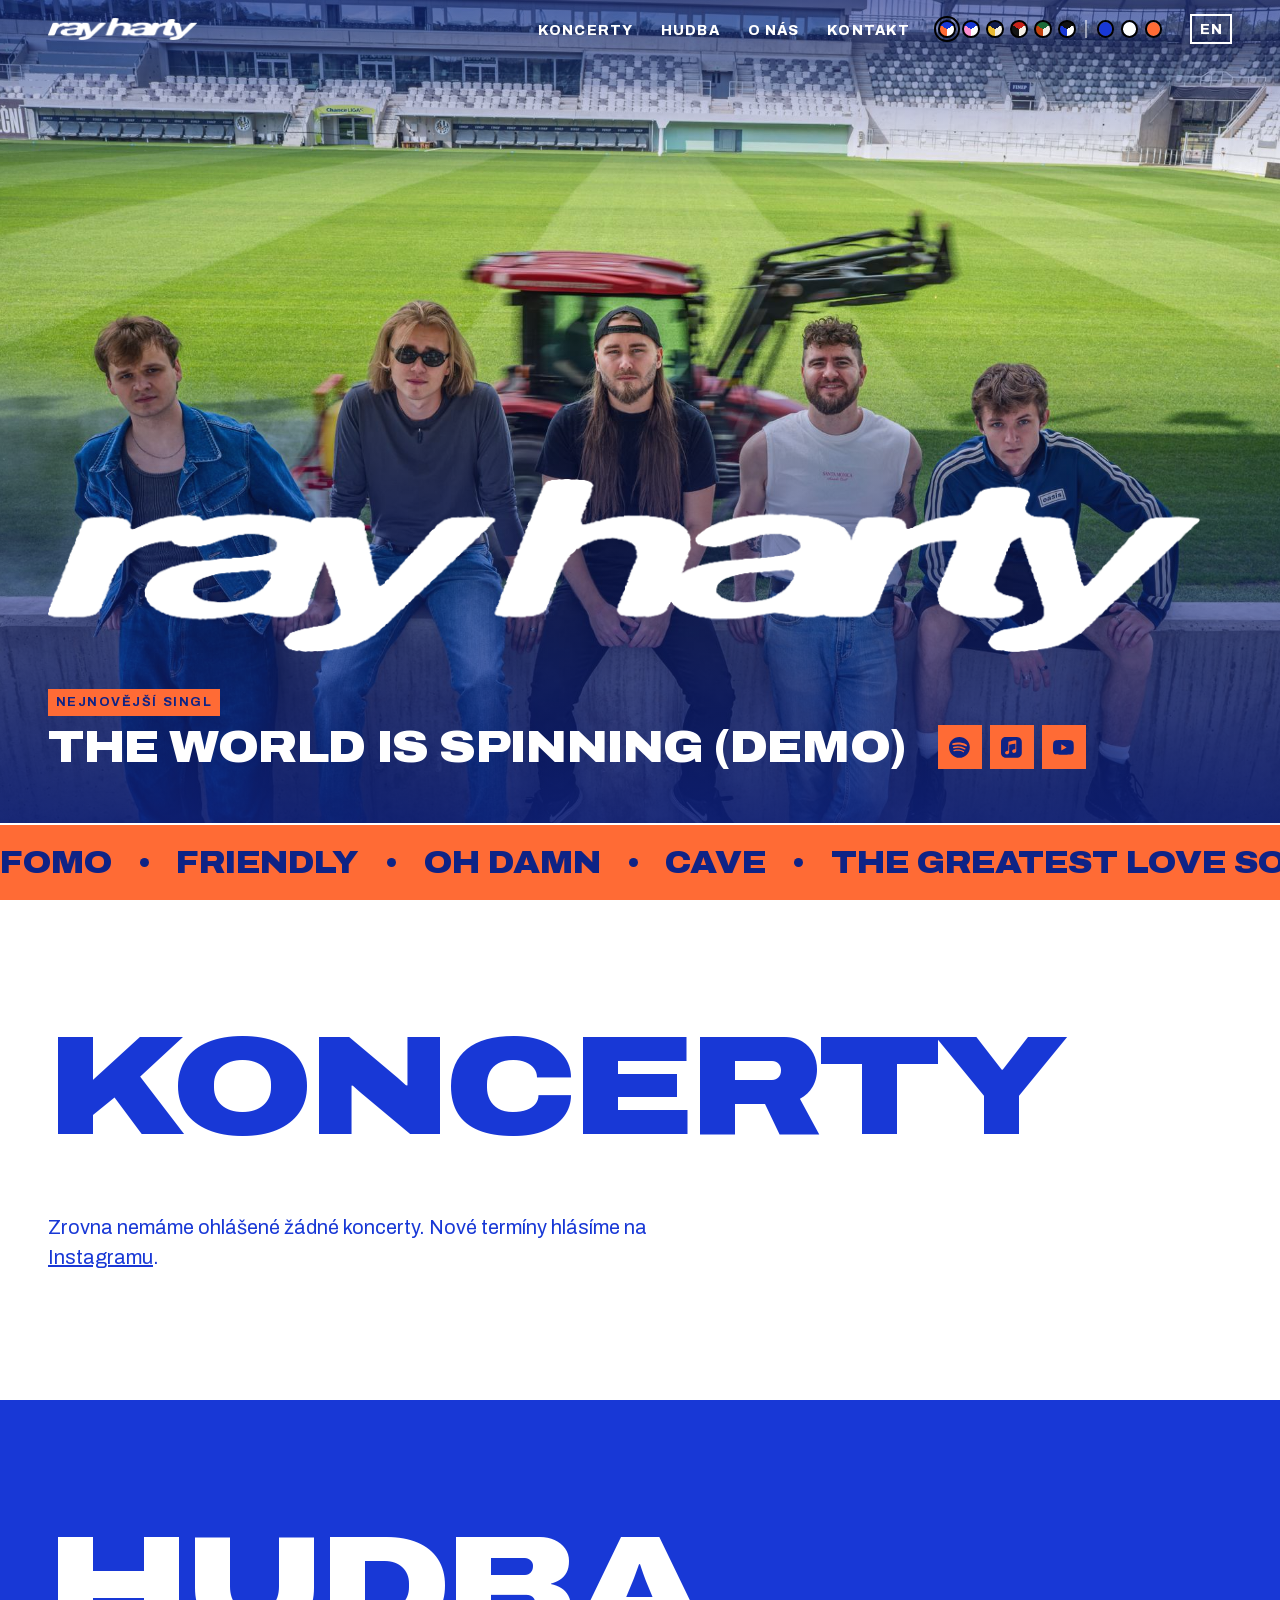
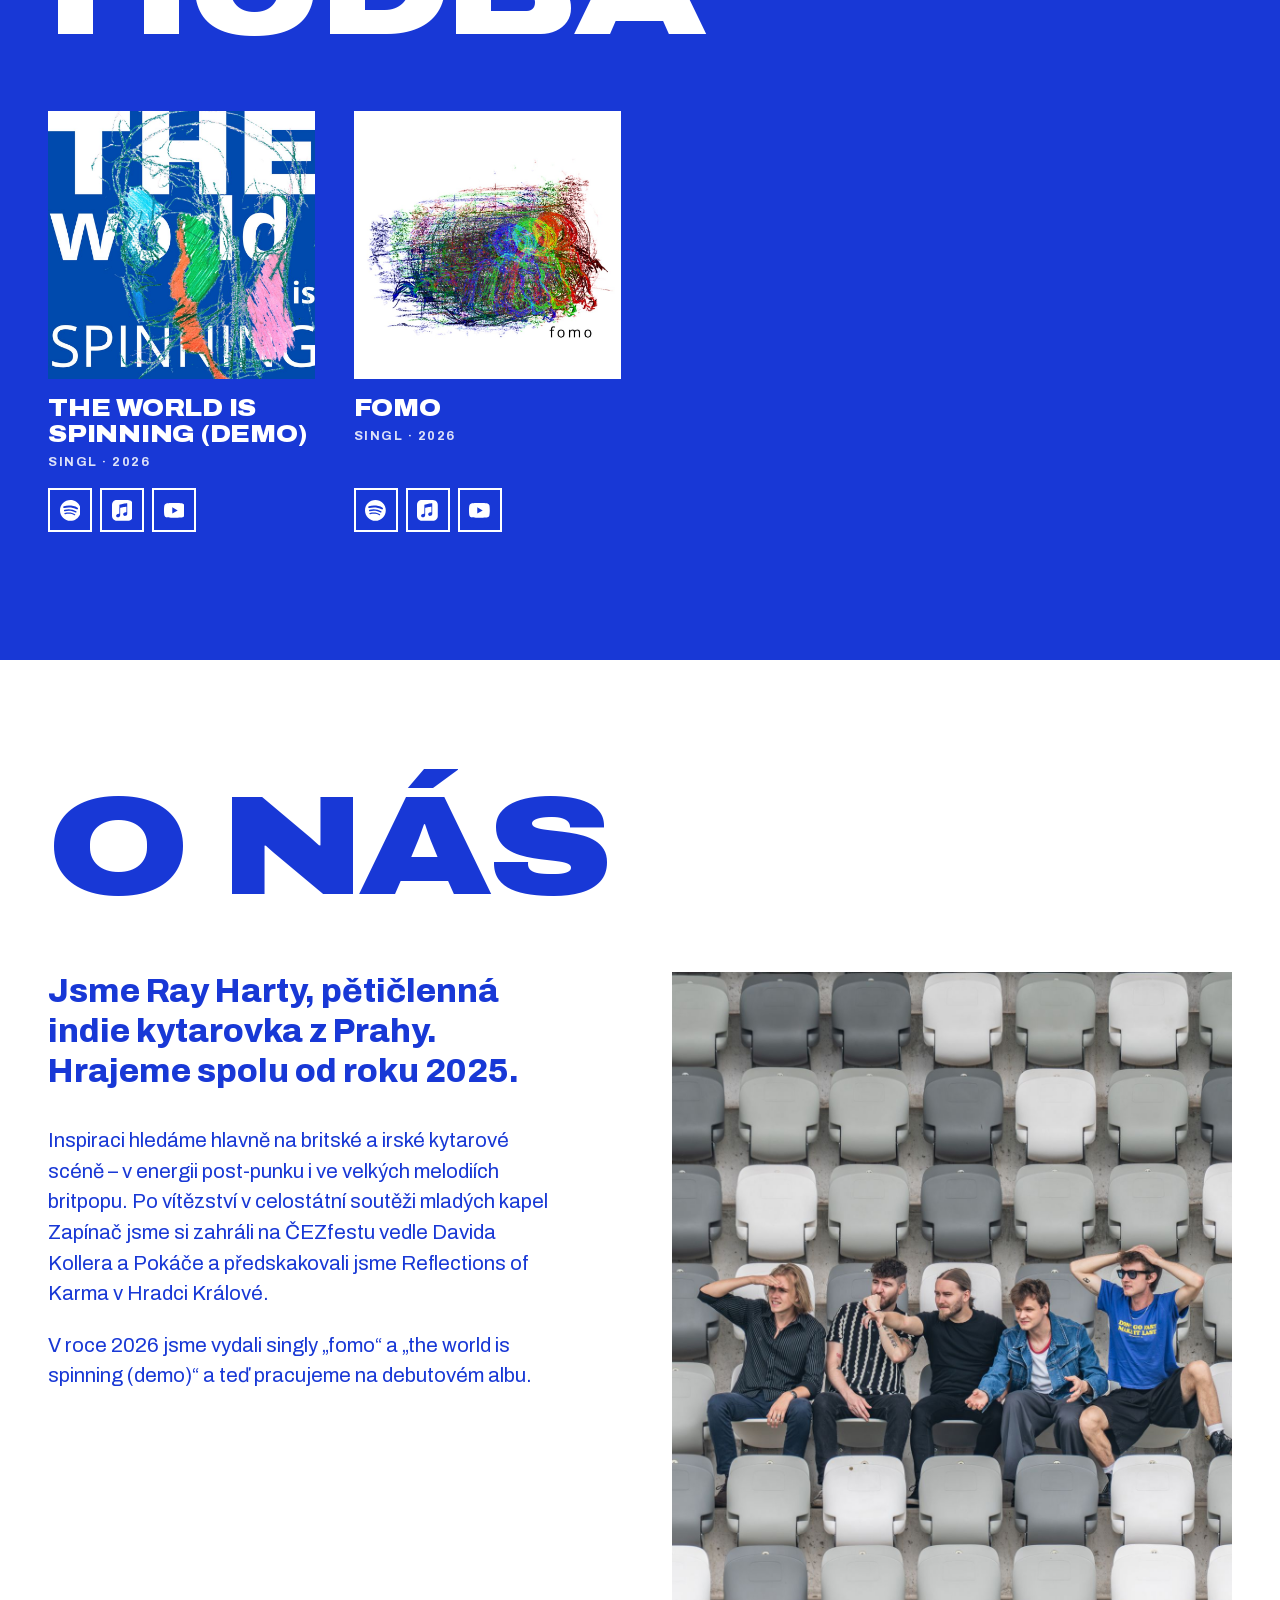
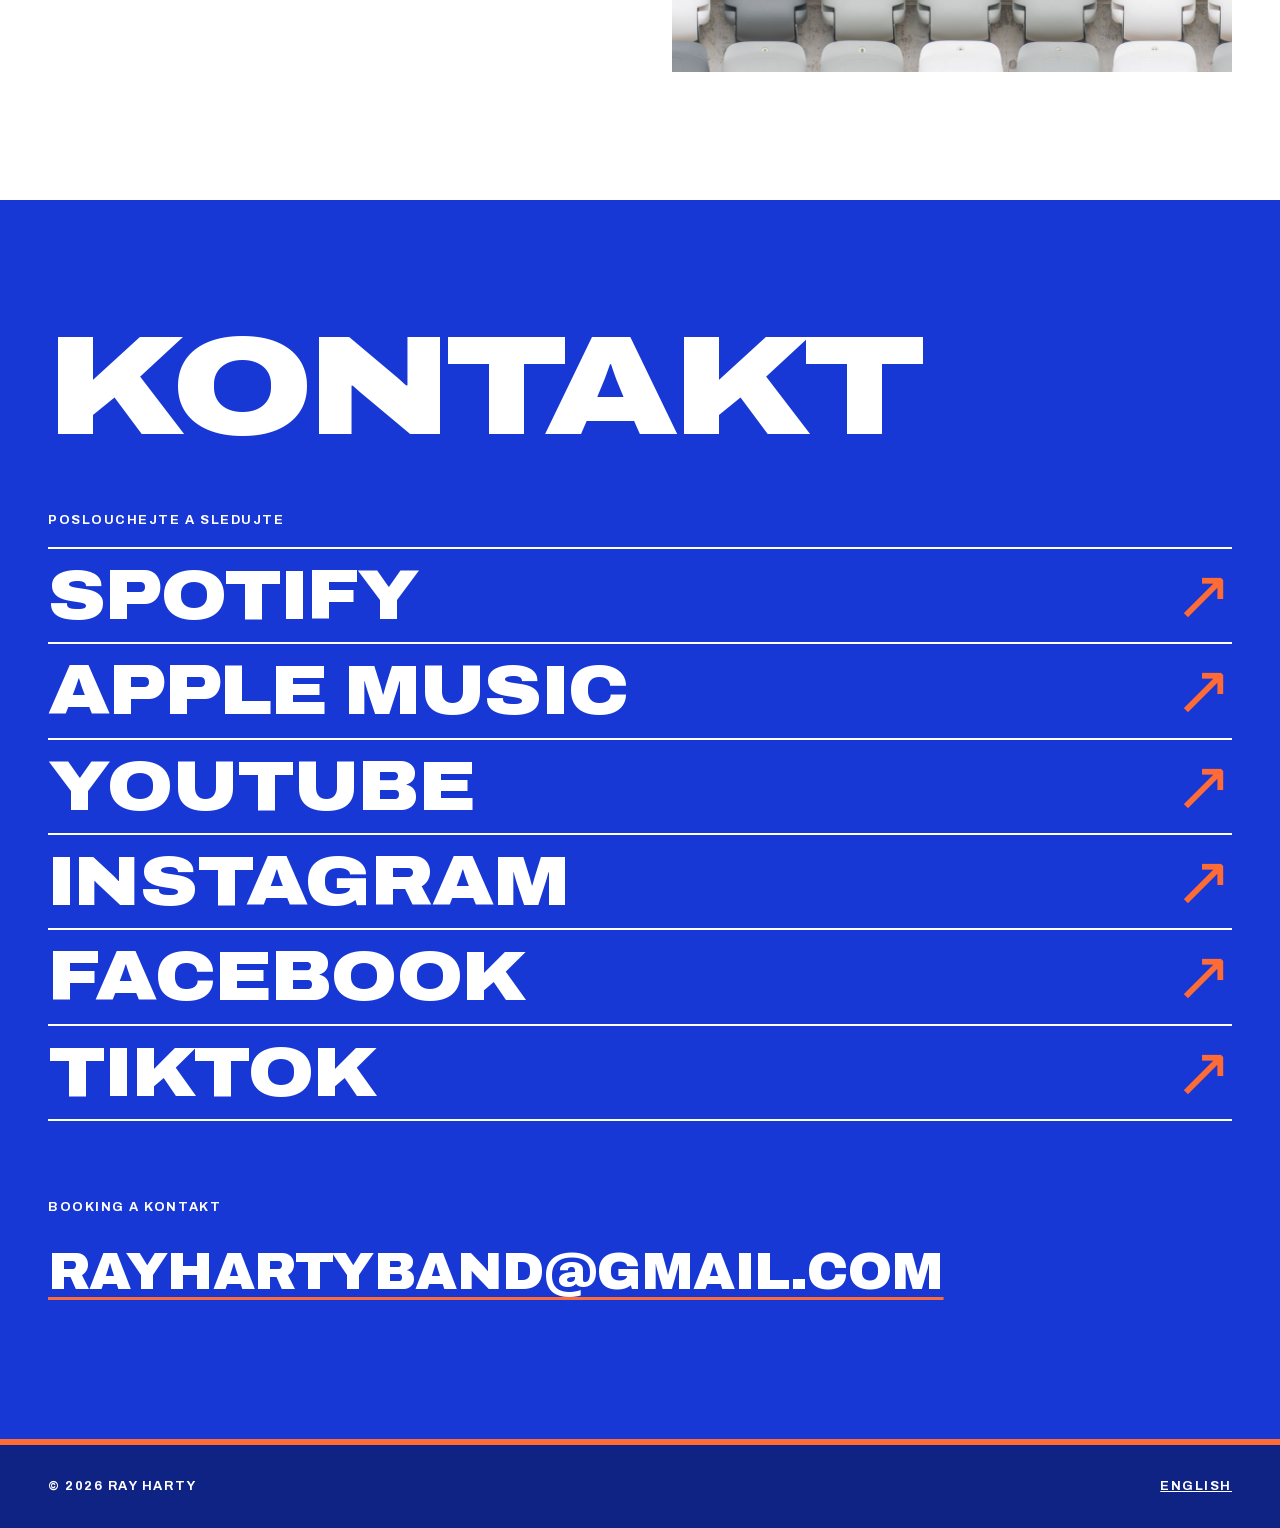
<file: index.html>
<!doctype html>
<html lang="cs">
  <head>
    <meta charset="utf-8" />
    <meta name="viewport" content="width=device-width, initial-scale=1, viewport-fit=cover" />
    <title>Ray Harty</title>
    <meta
      name="description"
      content="Ray Harty je pětičlenná indie kytarovka z Prahy. Koncerty, hudba a odkazy na Spotify, Apple Music, YouTube a Instagram."
    />
    <link rel="canonical" href="https://rayharty.github.io/" />
    <link rel="alternate" hreflang="cs" href="https://rayharty.github.io/" />
    <link rel="alternate" hreflang="en" href="https://rayharty.github.io/en/" />
    <link rel="alternate" hreflang="x-default" href="https://rayharty.github.io/" />

    <meta property="og:type" content="website" />
    <meta property="og:site_name" content="Ray Harty" />
    <meta property="og:title" content="Ray Harty" />
    <meta property="og:description" content="Pětičlenná indie kytarovka z Prahy. Koncerty, hudba, kontakt." />
    <meta property="og:url" content="https://rayharty.github.io/" />
    <meta property="og:image" content="https://rayharty.github.io/assets/img/og.jpg" />
    <meta property="og:image:width" content="1200" />
    <meta property="og:image:height" content="630" />
    <meta property="og:locale" content="cs_CZ" />
    <meta property="og:locale:alternate" content="en_GB" />
    <meta name="theme-color" content="#1838d6" />

    <link rel="icon" href="assets/img/favicon.png" />
    <link rel="apple-touch-icon" href="assets/img/favicon.png" />
    <link rel="preload" href="assets/fonts/archivo-latin.woff2" as="font" type="font/woff2" crossorigin />
    <!-- ?v= u CSS a JS zvyšte při každé jejich změně, aby prohlížeče nebraly starou verzi z cache -->
    <link rel="stylesheet" href="assets/css/style.css?v=20261031" />
    <script src="assets/js/config.js?v=20261031"></script>
    <script src="assets/js/theme.js?v=20261031"></script>
    <script src="assets/js/main.js?v=20261031" defer></script>
  </head>
  <body>
    <a class="skip-link" href="#obsah">Přeskočit na obsah</a>

    <header class="site-header">
      <a class="logo" href="#top"><img src="assets/img/logo.png" alt="Ray Harty" width="1200" height="180" /></a>
      <nav class="site-nav" id="site-nav" aria-label="Hlavní navigace">
        <ul>
          <li><a href="#koncerty">Koncerty</a></li>
          <li><a href="#hudba">Hudba</a></li>
          <li><a href="#o-nas">O nás</a></li>
          <li><a href="#kontakt">Kontakt</a></li>
        </ul>
        <div class="theme-switch" role="group" data-theme-switch hidden></div>
      </nav>
      <a class="lang-switch" href="en/" hreflang="en" lang="en" aria-label="English version">EN</a>
      <button class="menu-toggle" type="button" aria-expanded="false" aria-controls="site-nav">Menu</button>
    </header>

    <main id="obsah">
      <section class="hero" id="top">
        <picture class="hero__media">
          <source media="(max-width: 700px) and (orientation: portrait)" srcset="assets/img/hero-mobile.jpg" />
          <img src="assets/img/hero.jpg" alt="" fetchpriority="high" />
        </picture>
        <div class="hero__content">
          <h1 class="hero__title"><img src="assets/img/logo.png" alt="Ray Harty" width="1200" height="180" /></h1>
          <div class="hero__release" data-hero-release hidden></div>
        </div>
        <div class="ticker" data-album hidden></div>
      </section>

      <section class="section section--light" id="koncerty">
        <h2 class="section__title">Koncerty</h2>
        <ul class="concerts" data-concerts></ul>
        <p class="concerts__status" data-concerts-status>Načítám koncerty…</p>
      </section>

      <section class="section section--primary" id="hudba">
        <h2 class="section__title">Hudba</h2>
        <div class="releases" data-releases></div>
      </section>

      <section class="section section--light" id="o-nas">
        <h2 class="section__title">O nás</h2>
        <div class="about__grid">
          <div class="about__text" data-bio>
            <p class="lead">Jsme Ray Harty, pětičlenná indie kytarovka z Prahy. Hrajeme spolu od roku 2025.</p>
            <p>
              Inspiraci hledáme hlavně na britské a irské kytarové scéně – v energii post-punku i ve velkých
              melodiích britpopu. Po vítězství v celostátní soutěži mladých kapel Zapínač jsme si zahráli na
              ČEZfestu vedle Davida Kollera a Pokáče a předskakovali jsme Reflections of Karma v Hradci Králové.
            </p>
            <p>
              V roce 2026 jsme vydali singly „fomo“ a „the world is spinning (demo)“ a teď pracujeme na debutovém
              albu.
            </p>
          </div>
          <figure class="about__media">
            <img src="assets/img/kapela.jpg" alt="Kapela Ray Harty na tribuně stadionu" width="1200" height="1500" loading="lazy" />
          </figure>
        </div>
      </section>

      <section class="section section--primary" id="kontakt">
        <h2 class="section__title">Kontakt</h2>
        <div class="contact__links" data-links-block>
          <p class="contact__label">Poslouchejte a sledujte</p>
          <ul class="link-list" data-links></ul>
        </div>
        <div data-email-block>
          <p class="contact__label">Booking a kontakt</p>
          <a class="contact__email" data-email></a>
        </div>
      </section>
    </main>

    <footer class="site-footer">
      <p>© <span data-year>2026</span> Ray Harty</p>
      <a href="en/" hreflang="en" lang="en">English</a>
    </footer>
  </body>
</html>
</file>
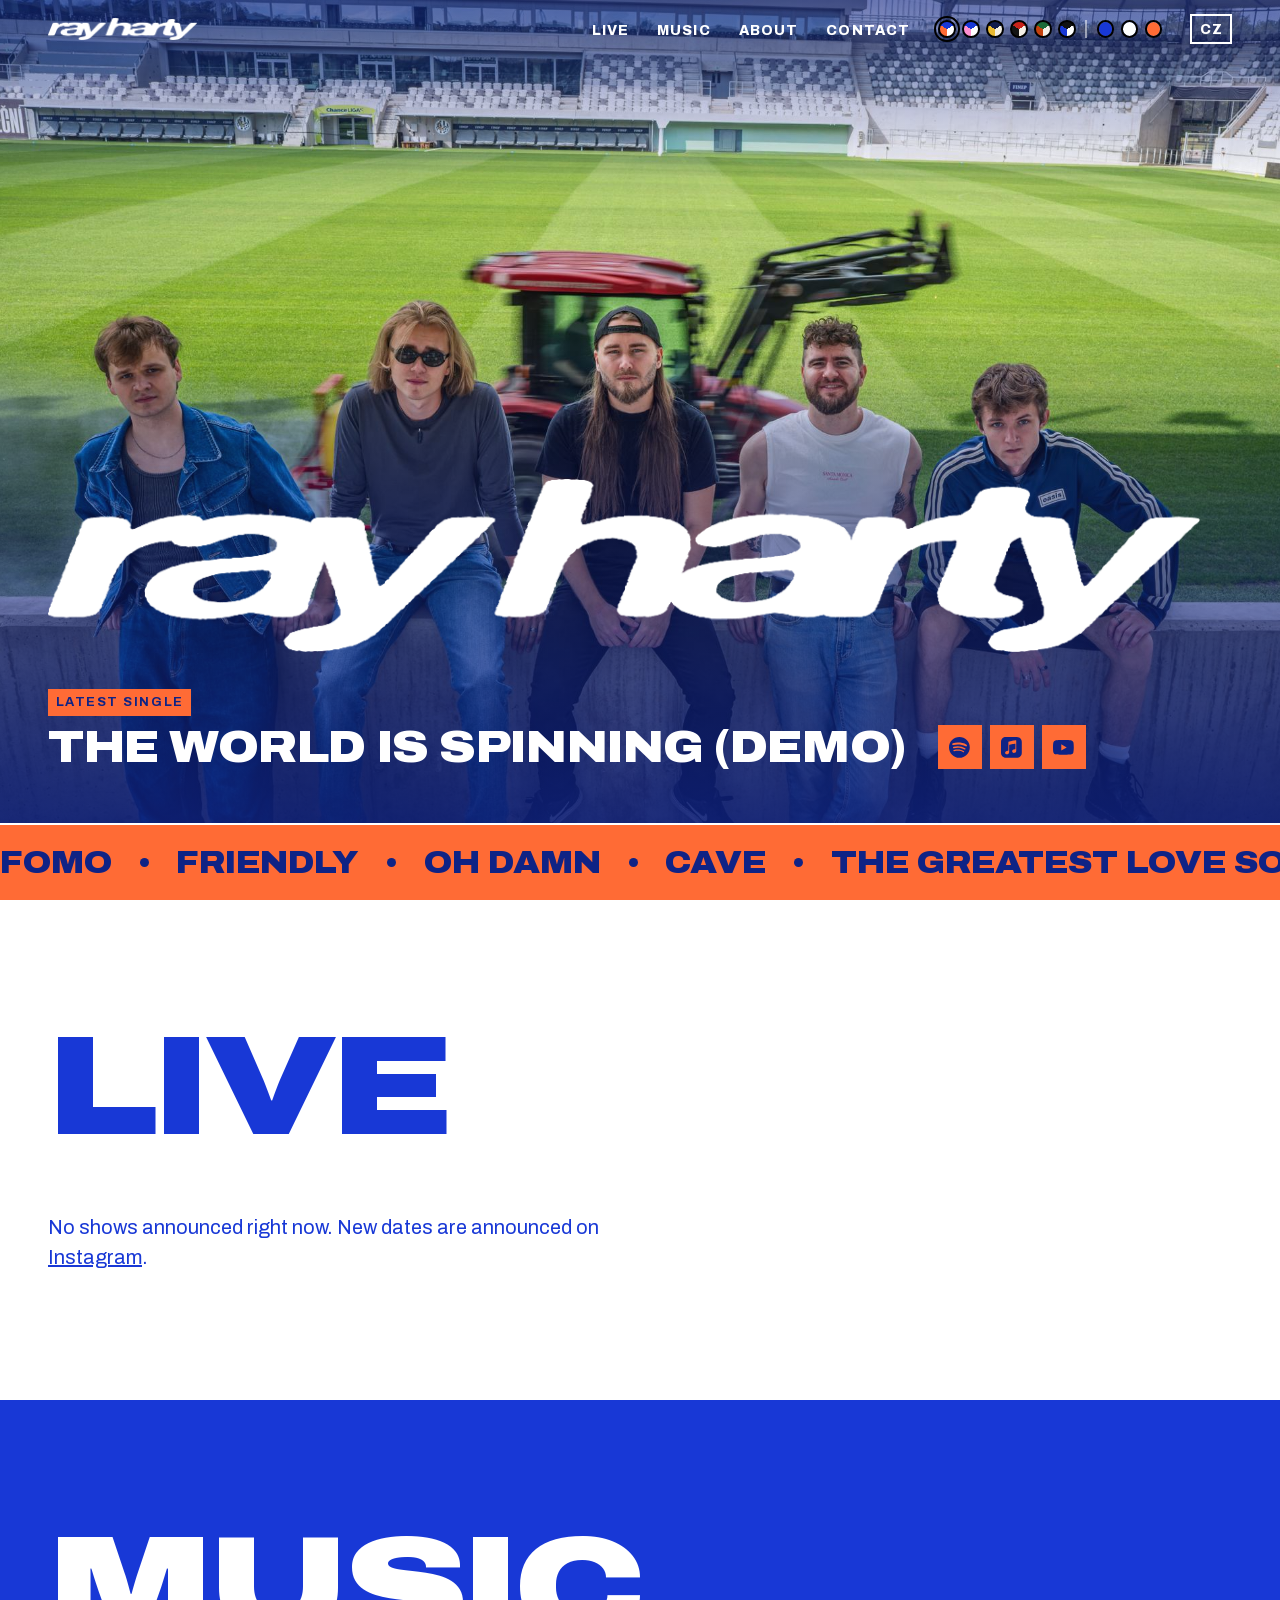
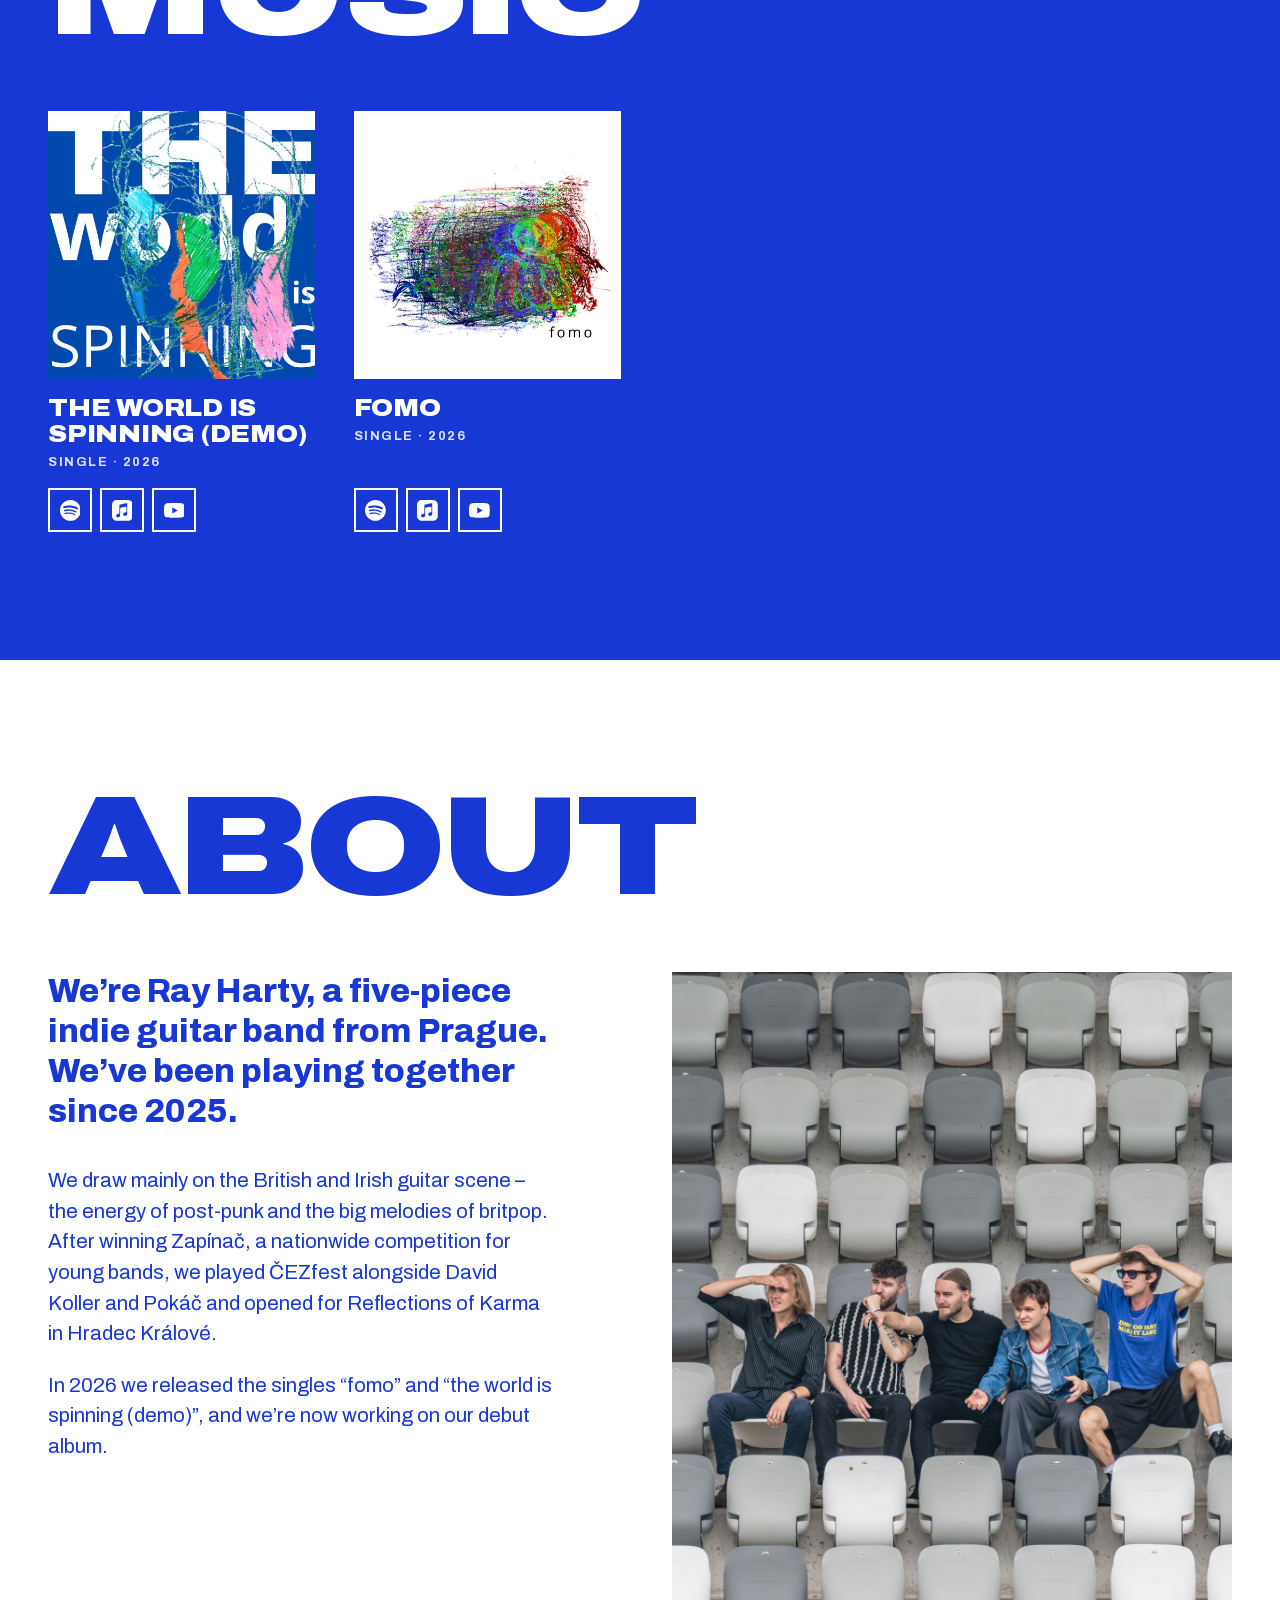
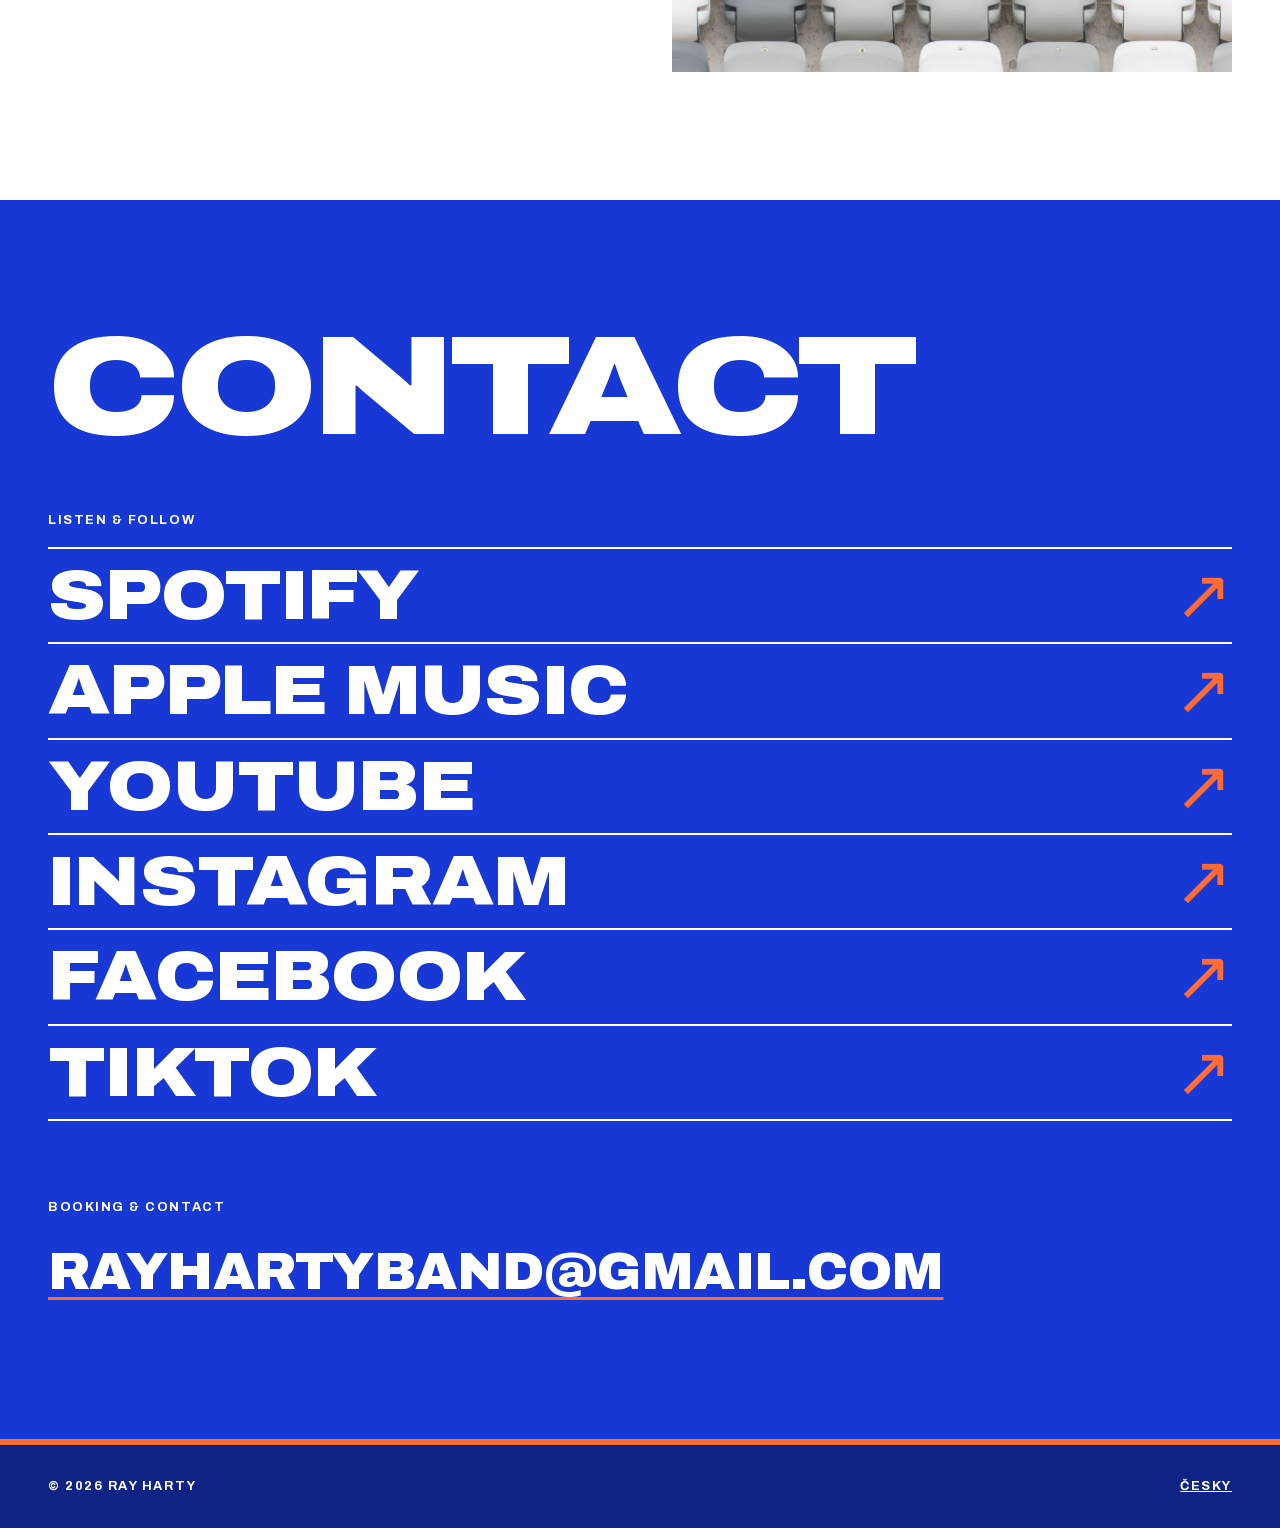
<file: en/index.html>
<!doctype html>
<html lang="en">
  <head>
    <meta charset="utf-8" />
    <meta name="viewport" content="width=device-width, initial-scale=1, viewport-fit=cover" />
    <title>Ray Harty</title>
    <meta
      name="description"
      content="Ray Harty is a five-piece indie guitar band from Prague. Live dates, music and links to Spotify, Apple Music, YouTube and Instagram."
    />
    <link rel="canonical" href="https://rayharty.github.io/en/" />
    <link rel="alternate" hreflang="cs" href="https://rayharty.github.io/" />
    <link rel="alternate" hreflang="en" href="https://rayharty.github.io/en/" />
    <link rel="alternate" hreflang="x-default" href="https://rayharty.github.io/" />

    <meta property="og:type" content="website" />
    <meta property="og:site_name" content="Ray Harty" />
    <meta property="og:title" content="Ray Harty" />
    <meta property="og:description" content="Five-piece indie guitar band from Prague. Live dates, music, contact." />
    <meta property="og:url" content="https://rayharty.github.io/en/" />
    <meta property="og:image" content="https://rayharty.github.io/assets/img/og.jpg" />
    <meta property="og:image:width" content="1200" />
    <meta property="og:image:height" content="630" />
    <meta property="og:locale" content="en_GB" />
    <meta property="og:locale:alternate" content="cs_CZ" />
    <meta name="theme-color" content="#1838d6" />

    <link rel="icon" href="../assets/img/favicon.png" />
    <link rel="apple-touch-icon" href="../assets/img/favicon.png" />
    <link rel="preload" href="../assets/fonts/archivo-latin.woff2" as="font" type="font/woff2" crossorigin />
    <!-- ?v= u CSS a JS zvyšte při každé jejich změně, aby prohlížeče nebraly starou verzi z cache -->
    <link rel="stylesheet" href="../assets/css/style.css?v=20261031" />
    <script src="../assets/js/config.js?v=20261031"></script>
    <script src="../assets/js/theme.js?v=20261031"></script>
    <script src="../assets/js/main.js?v=20261031" defer></script>
  </head>
  <body>
    <a class="skip-link" href="#content">Skip to content</a>

    <header class="site-header">
      <a class="logo" href="#top"><img src="../assets/img/logo.png" alt="Ray Harty" width="1200" height="180" /></a>
      <nav class="site-nav" id="site-nav" aria-label="Main navigation">
        <ul>
          <li><a href="#live">Live</a></li>
          <li><a href="#music">Music</a></li>
          <li><a href="#about">About</a></li>
          <li><a href="#contact">Contact</a></li>
        </ul>
        <div class="theme-switch" role="group" data-theme-switch hidden></div>
      </nav>
      <a class="lang-switch" href="../" hreflang="cs" lang="cs" aria-label="Česká verze">CZ</a>
      <button class="menu-toggle" type="button" aria-expanded="false" aria-controls="site-nav">Menu</button>
    </header>

    <main id="content">
      <section class="hero" id="top">
        <picture class="hero__media">
          <source media="(max-width: 700px) and (orientation: portrait)" srcset="../assets/img/hero-mobile.jpg" />
          <img src="../assets/img/hero.jpg" alt="" fetchpriority="high" />
        </picture>
        <div class="hero__content">
          <h1 class="hero__title"><img src="../assets/img/logo.png" alt="Ray Harty" width="1200" height="180" /></h1>
          <div class="hero__release" data-hero-release hidden></div>
        </div>
        <div class="ticker" data-album hidden></div>
      </section>

      <section class="section section--light" id="live">
        <h2 class="section__title">Live</h2>
        <ul class="concerts" data-concerts></ul>
        <p class="concerts__status" data-concerts-status>Loading shows…</p>
      </section>

      <section class="section section--primary" id="music">
        <h2 class="section__title">Music</h2>
        <div class="releases" data-releases></div>
      </section>

      <section class="section section--light" id="about">
        <h2 class="section__title">About</h2>
        <div class="about__grid">
          <div class="about__text" data-bio>
            <p class="lead">We’re Ray Harty, a five-piece indie guitar band from Prague. We’ve been playing together since 2025.</p>
            <p>
              We draw mainly on the British and Irish guitar scene – the energy of post-punk and the big melodies of
              britpop. After winning Zapínač, a nationwide competition for young bands, we played ČEZfest alongside
              David Koller and Pokáč and opened for Reflections of Karma in Hradec Králové.
            </p>
            <p>
              In 2026 we released the singles “fomo” and “the world is spinning (demo)”, and we’re now working on our
              debut album.
            </p>
          </div>
          <figure class="about__media">
            <img src="../assets/img/kapela.jpg" alt="Ray Harty in the stands of a stadium" width="1200" height="1500" loading="lazy" />
          </figure>
        </div>
      </section>

      <section class="section section--primary" id="contact">
        <h2 class="section__title">Contact</h2>
        <div class="contact__links" data-links-block>
          <p class="contact__label">Listen &amp; follow</p>
          <ul class="link-list" data-links></ul>
        </div>
        <div data-email-block>
          <p class="contact__label">Booking &amp; contact</p>
          <a class="contact__email" data-email></a>
        </div>
      </section>
    </main>

    <footer class="site-footer">
      <p>© <span data-year>2026</span> Ray Harty</p>
      <a href="../" hreflang="cs" lang="cs">Česky</a>
    </footer>
  </body>
</html>
</file>
<file: assets/css/style.css>
/* ===================================================================
   Ray Harty
   =================================================================== */

@font-face {
  font-family: 'Archivo';
  src: url('../fonts/archivo-latin-ext.woff2') format('woff2');
  font-weight: 100 900;
  font-stretch: 62% 125%;
  font-display: swap;
  unicode-range: U+0100-02BA, U+02BD-02C5, U+02C7-02CC, U+02CE-02D7, U+02DD-02FF, U+0304, U+0308, U+0329,
    U+1D00-1DBF, U+1E00-1E9F, U+1EF2-1EFF, U+2020, U+20A0-20AB, U+20AD-20C4, U+2113, U+2C60-2C7F, U+A720-A7FF;
}

@font-face {
  font-family: 'Archivo';
  src: url('../fonts/archivo-latin.woff2') format('woff2');
  font-weight: 100 900;
  font-stretch: 62% 125%;
  font-display: swap;
  unicode-range: U+0000-00FF, U+0131, U+0152-0153, U+02BB-02BC, U+02C6, U+02DA, U+02DC, U+0304, U+0308, U+0329,
    U+2000-206F, U+20AC, U+2122, U+2191, U+2193, U+2212, U+2215, U+FEFF, U+FFFD;
}

/* Palette: the colour theme (assets/js/theme.js) overrides --primary, --paper,
   --accent and --on-accent (text on the accent, picked for contrast) */
:root {
  --primary: #1838d6;
  --paper: #ffffff;
  --accent: #ff6b35;
  --on-accent: #0f2385;
  --primary-dark: color-mix(in srgb, var(--primary) 62%, #000);
  --font: 'Archivo', 'Helvetica Neue', Helvetica, Arial, sans-serif;
  --gutter: clamp(1rem, 4vw, 3rem);
  --rule: 2px solid currentColor;
}

/* --- base ---------------------------------------------------------- */

*,
*::before,
*::after {
  box-sizing: border-box;
}

html {
  scroll-behavior: smooth;
  -webkit-text-size-adjust: 100%;
}

body {
  margin: 0;
  font-family: var(--font);
  font-size: 1.0625rem;
  line-height: 1.5;
  color: var(--primary);
  background: var(--paper);
  -webkit-font-smoothing: antialiased;
}

body.no-scroll {
  overflow: hidden;
}

img {
  display: block;
  max-width: 100%;
}

a {
  color: inherit;
}

::selection {
  background: var(--accent);
  color: var(--on-accent);
}

:focus-visible {
  outline: 3px solid currentColor;
  outline-offset: 3px;
}

[hidden] {
  display: none !important;
}

@media (prefers-reduced-motion: reduce) {
  html {
    scroll-behavior: auto;
  }
  *,
  *::before,
  *::after {
    transition: none !important;
  }
  .ticker .ticker__track {
    animation: none;
  }
}

.skip-link {
  position: absolute;
  top: -4rem;
  left: var(--gutter);
  z-index: 100;
  padding: 0.5rem 1rem;
  background: var(--paper);
  color: var(--primary);
  font-weight: 800;
}

.skip-link:focus {
  top: 0.5rem;
}

/* Shared heavy, wide, uppercase look */
.hero__release-title,
.section__title,
.concert__day,
.concert__city,
.release__title,
.release__placeholder,
.link-list a,
.contact__email {
  font-weight: 900;
  font-stretch: 115%;
  text-transform: uppercase;
  letter-spacing: -0.01em;
}

.hero__kicker,
.concert__weekday,
.concert__note,
.release__meta,
.contact__label {
  font-size: 0.8rem;
  font-weight: 700;
  text-transform: uppercase;
  letter-spacing: 0.12em;
}

/* --- buttons ------------------------------------------------------- */

.button {
  display: inline-flex;
  align-items: center;
  padding: 0.75em 1.25em;
  border: var(--rule);
  font-size: 0.875rem;
  font-weight: 800;
  text-transform: uppercase;
  letter-spacing: 0.08em;
  text-decoration: none;
  white-space: nowrap;
  transition: background-color 0.2s, color 0.2s, border-color 0.2s;
}

.section--light .button:hover {
  background: var(--primary);
  border-color: var(--primary);
  color: var(--paper);
}

.section--primary .button:hover,
.hero .button:hover {
  background: var(--accent);
  border-color: var(--accent);
  color: var(--on-accent);
}

.button--solid {
  background: var(--accent);
  border-color: var(--accent);
  color: var(--on-accent);
}

.hero .button--solid:hover {
  background: transparent;
  border-color: var(--paper);
  color: var(--paper);
}

/* Square brand-icon link (Spotify, Apple Music, YouTube) */
.button--icon {
  justify-content: center;
  width: 2.75rem;
  height: 2.75rem;
  padding: 0;
}

.button--icon svg {
  width: 1.3rem;
  height: 1.3rem;
  fill: currentColor;
}

/* --- header -------------------------------------------------------- */

.site-header {
  position: fixed;
  inset: 0 0 auto;
  z-index: 50;
  display: flex;
  align-items: center;
  gap: 1.75rem;
  padding: max(0.9rem, env(safe-area-inset-top, 0px)) var(--gutter) 0.9rem;
  color: var(--paper);
  transition: background-color 0.3s;
}

.site-header.is-solid,
.site-header.menu-open {
  background: var(--primary);
}

.logo {
  margin-right: auto;
}

.logo img {
  width: auto;
  height: 1.4rem;
}

.site-nav,
.site-nav ul {
  display: flex;
  align-items: center;
  gap: 1.75rem;
}

.site-nav ul {
  margin: 0;
  padding: 0;
  list-style: none;
}

/* Colour theme switcher: preset dots + two pickers for a custom pair */
.theme-switch {
  display: flex;
  align-items: center;
  gap: 0.4rem;
}

.theme-switch__label {
  display: none;
}

.theme-switch__option,
.theme-switch__custom {
  width: 1.1rem;
  height: 1.1rem;
  padding: 0;
  border: 2px solid currentColor;
  border-radius: 50%;
  cursor: pointer;
}

.theme-switch__option {
  background: conic-gradient(from -60deg, var(--swatch-a) 0 33.3%, var(--swatch-b) 0 66.6%, var(--swatch-c) 0);
}

.theme-switch__option[aria-pressed='true'] {
  outline: 2px solid currentColor;
  outline-offset: 2px;
}

.theme-switch__divider {
  width: 2px;
  height: 1.1rem;
  margin-inline: 0.2rem;
  background: currentColor;
  opacity: 0.5;
}

.theme-switch__custom {
  -webkit-appearance: none;
  appearance: none;
  background: none;
}

.theme-switch__custom::-webkit-color-swatch-wrapper {
  padding: 0;
}

.theme-switch__custom::-webkit-color-swatch {
  border: 0;
  border-radius: 50%;
}

.theme-switch__custom::-moz-color-swatch {
  border: 0;
  border-radius: 50%;
}

.site-nav a,
.lang-switch,
.menu-toggle {
  font-size: 0.875rem;
  font-weight: 800;
  text-transform: uppercase;
  letter-spacing: 0.08em;
  text-decoration: none;
  white-space: nowrap;
}

.site-nav a:hover {
  text-decoration: underline;
  text-decoration-color: var(--accent);
  text-decoration-thickness: 2px;
  text-underline-offset: 0.35em;
}

.lang-switch {
  padding: 0.15rem 0.45rem;
  border: var(--rule);
}

.lang-switch:hover {
  background: var(--accent);
  border-color: var(--accent);
  color: var(--on-accent);
}

.menu-toggle {
  display: none;
  padding: 0.25rem 0;
  border: 0;
  background: none;
  color: inherit;
  font-family: inherit;
  cursor: pointer;
}

@media (max-width: 1024px) {
  .site-header {
    gap: 1.25rem;
  }

  .menu-toggle {
    display: block;
  }

  .site-nav {
    position: fixed;
    inset: 0;
    z-index: -1;
    display: none;
    padding: 6rem var(--gutter) 2rem;
    background: var(--primary);
  }

  .menu-open .site-nav {
    display: block;
  }

  .site-nav ul {
    flex-direction: column;
    gap: 0.25rem;
  }

  .site-nav a {
    font-size: clamp(2.5rem, 13vw, 4rem);
    font-weight: 900;
    font-stretch: 115%;
    letter-spacing: -0.01em;
    line-height: 1.1;
  }

  .site-nav ul {
    align-items: flex-start;
  }

  .theme-switch {
    flex-wrap: wrap;
    gap: 0.6rem;
    margin-top: 2.5rem;
  }

  .theme-switch__label {
    display: block;
    flex-basis: 100%;
    margin-bottom: 0.25rem;
    font-size: 0.8rem;
    font-weight: 700;
    text-transform: uppercase;
    letter-spacing: 0.12em;
  }

  .theme-switch__option,
  .theme-switch__custom {
    width: 2rem;
    height: 2rem;
  }

  .theme-switch__divider {
    height: 2rem;
  }
}

/* --- hero ---------------------------------------------------------- */

.hero {
  position: relative;
  display: flex;
  flex-direction: column;
  justify-content: flex-end;
  min-height: 100vh;
  min-height: 100svh;
  overflow: hidden;
  isolation: isolate;
  background: var(--primary);
  color: var(--paper);
}

.hero__media {
  position: absolute;
  inset: 0;
  z-index: -1;
}

.hero__media img {
  width: 100%;
  height: 100%;
  object-fit: cover;
  object-position: 50% 65%;
}

/* Fade to the theme colour at the top (header) and bottom (logo + release) */
.hero__media::after {
  content: '';
  position: absolute;
  inset: 0;
  background:
    linear-gradient(to bottom, color-mix(in srgb, var(--primary-dark) 60%, transparent), transparent 20%),
    linear-gradient(
      to top,
      color-mix(in srgb, var(--primary-dark) 92%, transparent),
      color-mix(in srgb, var(--primary-dark) 40%, transparent) 40%,
      transparent 65%
    );
}

.hero__content {
  width: 100%;
  padding: 0 var(--gutter) clamp(2rem, 6vh, 4rem);
}

.hero__title {
  margin: 0;
}

.hero__title img {
  width: min(100%, 72rem);
  height: auto;
}

.hero__release {
  display: flex;
  flex-wrap: wrap;
  align-items: flex-end;
  gap: 1rem 2rem;
  margin-top: clamp(1.5rem, 4vh, 2.5rem);
}

.hero__kicker {
  display: inline-block;
  margin: 0 0 0.6rem;
  padding: 0.3em 0.6em;
  background: var(--accent);
  color: var(--on-accent);
}

.hero__release-title {
  margin: 0;
  font-size: clamp(1.5rem, 4vw, 2.75rem);
  line-height: 1;
}

/* New album tracklist, looping strip at the bottom of the hero */
.ticker {
  overflow: hidden;
  padding-block: 0.9rem;
  border-top: 2px solid var(--paper);
  background: var(--accent);
  color: var(--on-accent);
}

.ticker__track {
  display: flex;
  width: max-content;
  animation: ticker 45s linear infinite;
}

.ticker:hover .ticker__track {
  animation-play-state: paused;
}

.ticker__list,
.ticker__list li {
  display: flex;
  align-items: center;
}

.ticker__list {
  margin: 0;
  padding: 0;
  list-style: none;
}

.ticker__list li {
  font-size: clamp(1.25rem, 2.4vw, 2rem);
  font-weight: 900;
  font-stretch: 115%;
  text-transform: uppercase;
  white-space: nowrap;
}

/* Dot after every song, the last one included, so the loop joins seamlessly */
.ticker__list li::after {
  content: '';
  flex: none;
  width: 0.3em;
  height: 0.3em;
  margin-inline: 0.9em;
  border-radius: 50%;
  background: currentColor;
}

@keyframes ticker {
  to {
    transform: translateX(-25%);
  }
}

/* --- sections ------------------------------------------------------ */

.section {
  padding: clamp(4rem, 10vw, 8rem) var(--gutter);
  scroll-margin-top: 3rem;
}

.section--light {
  background: var(--paper);
  color: var(--primary);
}

.section--primary {
  background: var(--primary);
  color: var(--paper);
}

.section__title {
  margin: 0 0 clamp(2rem, 5vw, 4rem);
  font-size: clamp(3rem, 11vw, 10rem);
  font-stretch: 125%;
  line-height: 0.85;
  letter-spacing: -0.03em;
}

.empty {
  max-width: 40ch;
  margin: 0;
  font-size: 1.25rem;
}

/* --- concerts ------------------------------------------------------ */

.concerts {
  margin: 0;
  padding: 0;
  list-style: none;
  border-top: var(--rule);
}

.concerts:empty {
  display: none;
}

.concert {
  display: grid;
  grid-template-columns: minmax(9rem, 14rem) 1fr auto;
  align-items: center;
  gap: 0.75rem 2rem;
  padding: 1.25rem 0;
  border-bottom: var(--rule);
}

.concert__date,
.concert__place {
  display: flex;
  flex-direction: column;
}

.concert__day {
  font-size: clamp(1.75rem, 3vw, 2.5rem);
  line-height: 1;
}

.concert__weekday {
  margin-top: 0.35rem;
}

.concert__city {
  font-size: clamp(1.25rem, 2.5vw, 1.75rem);
  line-height: 1.1;
}

.concert__venue {
  font-weight: 500;
}

.concert__note {
  margin-top: 0.35rem;
}

.concerts__status {
  margin: 0;
  max-width: 50ch;
  font-size: 1.25rem;
}

@media (max-width: 600px) {
  .concert {
    grid-template-columns: 1fr auto;
    grid-template-areas:
      'date action'
      'place action';
  }

  .concert__date {
    grid-area: date;
  }

  .concert__place {
    grid-area: place;
  }

  .concert__action {
    grid-area: action;
  }
}

/* --- releases ------------------------------------------------------ */

.releases {
  display: grid;
  grid-template-columns: repeat(auto-fill, minmax(min(100%, 16rem), 1fr));
  gap: clamp(2rem, 4vw, 3rem) clamp(1.5rem, 3vw, 2.5rem);
}

/* Column layout so the icons sit at the bottom and line up across a row */
.release {
  display: flex;
  flex-direction: column;
}

.release__cover {
  aspect-ratio: 1;
  margin-bottom: 1rem;
  overflow: hidden;
  background: var(--primary-dark);
}

.release__cover img {
  width: 100%;
  height: 100%;
  object-fit: cover;
  transition: transform 0.4s;
}

.release:hover .release__cover img {
  transform: scale(1.03);
}

.release__placeholder {
  display: grid;
  place-items: center;
  height: 100%;
  padding: 1rem;
  font-size: 1.75rem;
  line-height: 1;
  text-align: center;
}

.release__title {
  margin: 0;
  font-size: 1.5rem;
  line-height: 1.1;
}

.release__meta {
  margin: 0.35rem 0 1rem;
  opacity: 0.85;
}

.release__actions {
  display: flex;
  flex-wrap: wrap;
  gap: 0.5rem;
}

.release .release__actions {
  margin-top: auto;
}

@media (max-width: 600px) {
  .releases {
    grid-template-columns: 1fr 1fr;
    gap: 2rem 1rem;
  }

  .release__title {
    font-size: 1.125rem;
  }

  .release__placeholder {
    font-size: 1.125rem;
  }
}

/* --- about --------------------------------------------------------- */

.about__grid {
  display: grid;
  grid-template-columns: repeat(auto-fit, minmax(min(100%, 22rem), 1fr));
  align-items: start;
  gap: clamp(2rem, 5vw, 5rem);
}

.about__media {
  aspect-ratio: 4 / 5;
  margin: 0;
  overflow: hidden;
}

.about__media img {
  width: 100%;
  height: 100%;
  object-fit: cover;
}

.about__text {
  max-width: 42ch;
  font-size: clamp(1.125rem, 1.6vw, 1.375rem);
}

.about__text p {
  margin: 0 0 1em;
}

.about__text .lead {
  font-size: clamp(1.5rem, 2.6vw, 2.25rem);
  font-weight: 800;
  line-height: 1.2;
}

/* --- contact ------------------------------------------------------- */

.contact__label {
  margin: 0 0 1rem;
}

.contact__links {
  margin-bottom: clamp(3rem, 6vw, 5rem);
}

.link-list {
  margin: 0;
  padding: 0;
  list-style: none;
  border-top: var(--rule);
}

.link-list li {
  border-bottom: var(--rule);
}

.link-list a {
  display: flex;
  justify-content: space-between;
  align-items: center;
  gap: 1rem;
  padding: 0.5rem 0;
  font-size: clamp(1.75rem, 5.5vw, 4.5rem);
  line-height: 1.1;
  text-decoration: none;
}

.link-list a::after {
  content: '↗';
  color: var(--accent);
  font-weight: 400;
  transition: transform 0.2s;
}

.link-list a:hover::after {
  transform: translate(0.12em, -0.12em);
}

.contact__email {
  font-size: clamp(1.25rem, 4.5vw, 3.25rem);
  font-stretch: 105%;
  text-decoration-color: var(--accent);
  text-decoration-thickness: 3px;
  text-underline-offset: 0.15em;
  overflow-wrap: anywhere;
}

/* --- footer -------------------------------------------------------- */

.site-footer {
  display: flex;
  flex-wrap: wrap;
  justify-content: space-between;
  gap: 1rem;
  padding: 2rem var(--gutter) max(2rem, env(safe-area-inset-bottom, 0px));
  border-top: 6px solid var(--accent);
  background: var(--primary-dark);
  color: var(--paper);
  font-size: 0.8rem;
  font-weight: 700;
  text-transform: uppercase;
  letter-spacing: 0.12em;
}

.site-footer p {
  margin: 0;
}
</file>
